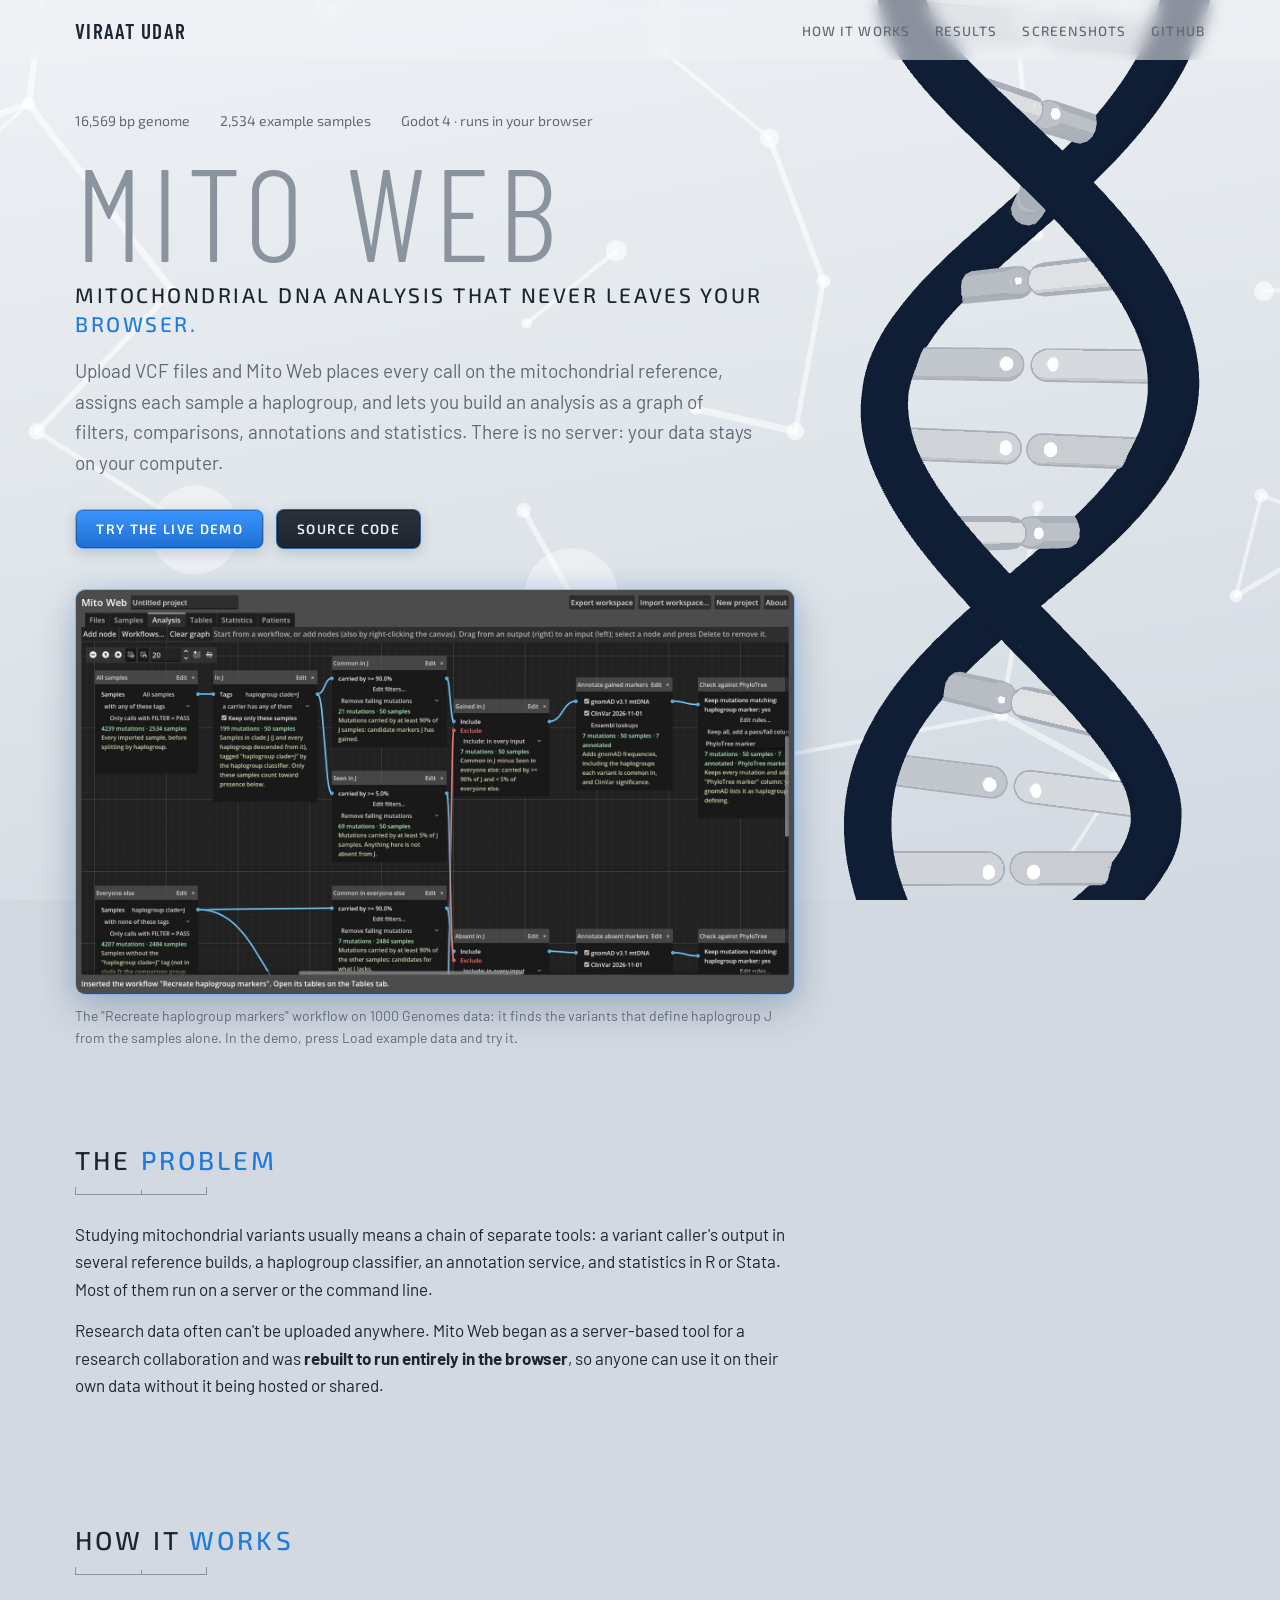
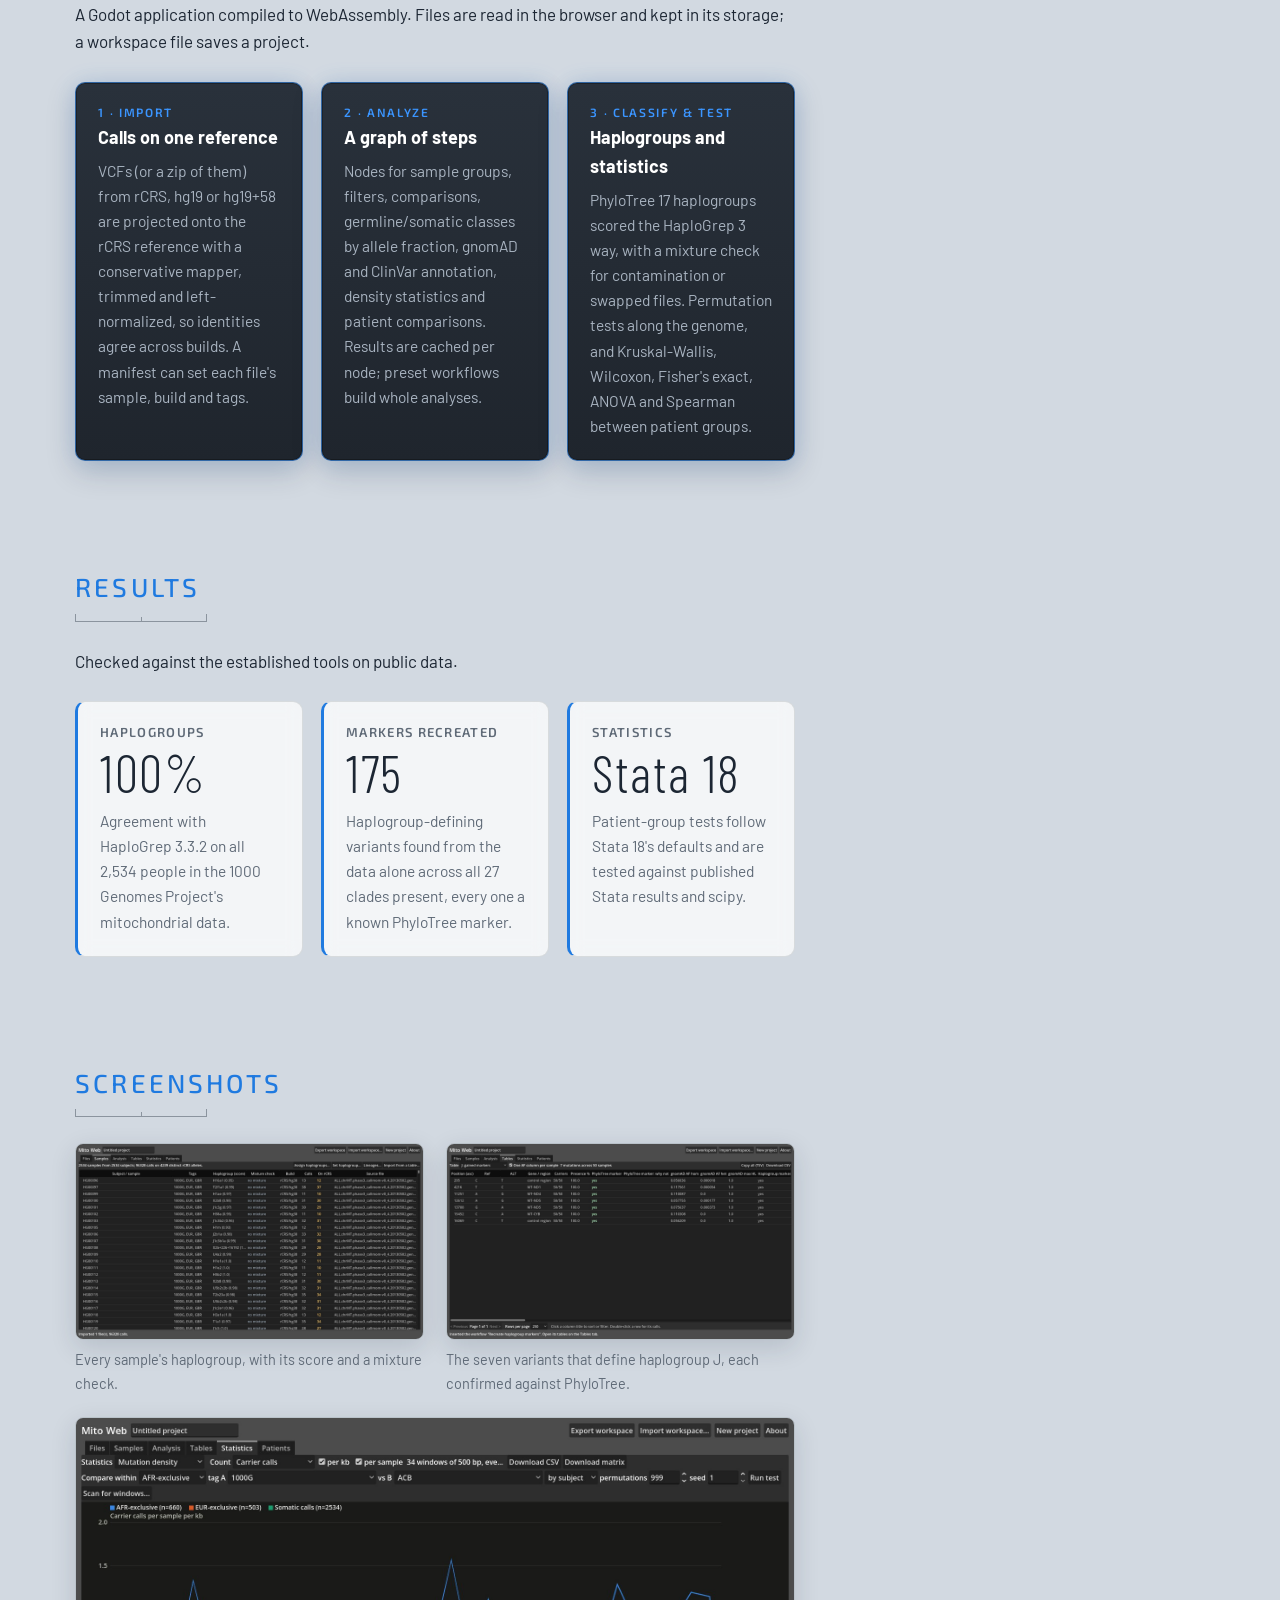
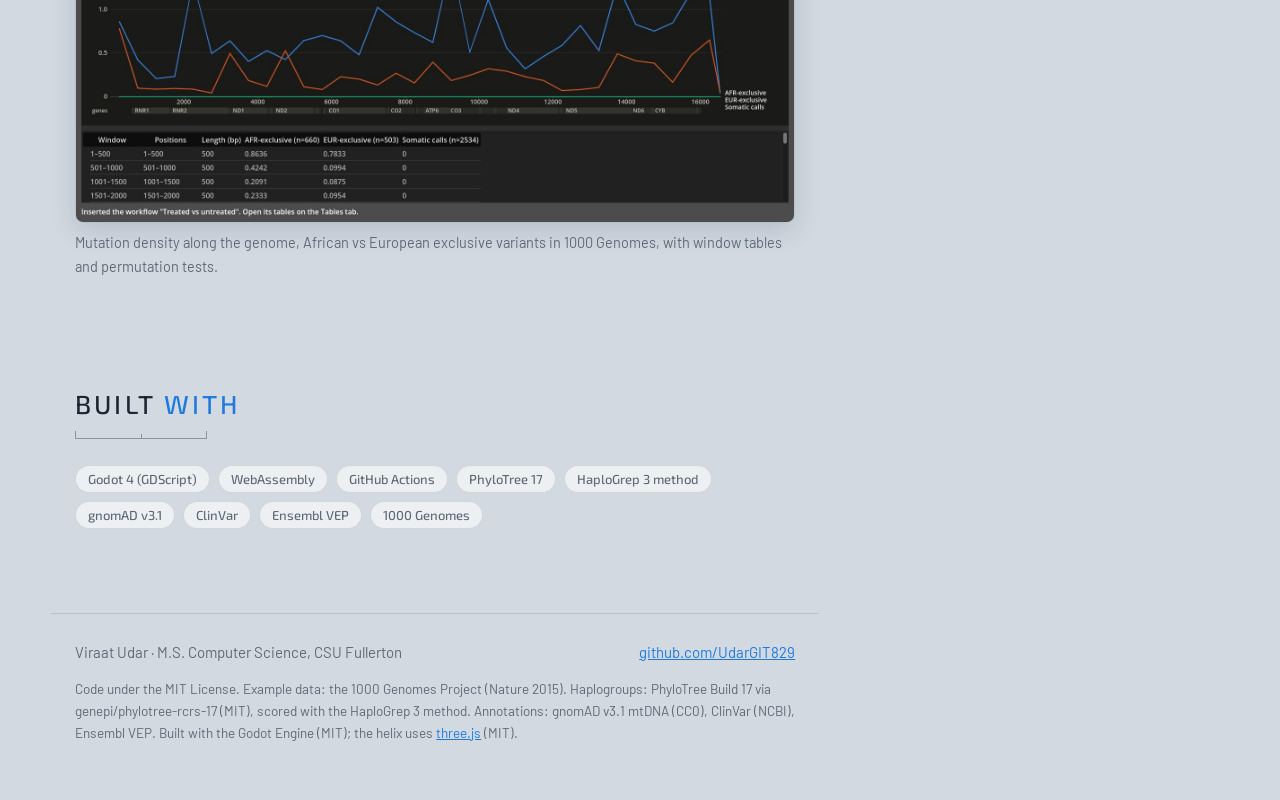
<file: site/index.html>
<!DOCTYPE html>
<html lang="en">
<head>
<meta charset="utf-8">
<meta name="viewport" content="width=device-width, initial-scale=1">
<title>Mito Web · Viraat Udar</title>
<meta name="description" content="Mitochondrial DNA variant analysis that runs entirely in the browser: upload VCFs, assign haplogroups, and build analyses as a node graph. Nothing is uploaded to a server.">
<meta property="og:title" content="Mito Web: mitochondrial DNA analysis in your browser">
<meta property="og:description" content="Upload VCFs, assign PhyloTree haplogroups, and compare groups with a node graph of filters, annotations and statistics. No server, no install. Live demo with 1000 Genomes data.">
<meta property="og:image" content="https://udargit829.github.io/Mito-Web/screenshots/graph.jpg">
<link rel="preconnect" href="https://fonts.googleapis.com">
<link rel="preconnect" href="https://fonts.gstatic.com" crossorigin>
<link rel="stylesheet" href="https://fonts.googleapis.com/css2?family=Barlow:ital,wght@0,400;0,600;0,700;1,400&family=Barlow+Condensed:wght@300;500;600&family=Exo+2:wght@400;500;600&display=swap">
<link rel="modulepreload" href="assets/vendor/three.module.min.js">
<style>
  /* Theme: a pale lab-glass background with a faint molecule network
     (assets/molecules.js), a live 3D DNA helix on the right that turns and
     rises as you scroll (assets/helix.js), thin condensed display type, and
     dark slate panels with a blue edge. */
  :root {
    --ink: #1c2633;
    --muted: #5f6a77;
    --faint: #8b949e;
    --line: rgba(28, 38, 51, .13);
    --bg-top: #eef1f5;
    --bg-bottom: #d2d9e1;
    --card: rgba(255, 255, 255, .74);
    --accent: #1f7ae0;
    --accent-bright: #3b95ff;
    --panel: #1f252d;
    --panel-2: #29313b;
    --panel-edge: rgba(59, 149, 255, .55);
    --max: 1040px;
    --display: "Barlow Condensed", "Arial Narrow", sans-serif;
    --label: "Exo 2", system-ui, sans-serif;
  }
  * { box-sizing: border-box; }
  html { scroll-behavior: smooth; scroll-padding-top: 72px; }
  body { margin: 0; font: 17px/1.62 "Barlow", system-ui, -apple-system, "Segoe UI", Roboto, sans-serif; color: var(--ink); background: var(--bg-bottom); }
  a { color: var(--accent); }
  .wrap { max-width: var(--max); margin: 0 auto; padding: 0 24px; }

  /* ── Background layers ─────────────────────────────────────────────── */
  #bg { position: fixed; inset: 0; z-index: -3; overflow: hidden;
        background: linear-gradient(170deg, var(--bg-top) 0%, #e2e7ec 45%, var(--bg-bottom) 100%); }
  #molecules { position: absolute; top: 0; left: 0; will-change: transform; }
  #helix { position: fixed; inset: 0; z-index: -2; pointer-events: none; }
  #helix canvas { display: block; width: 100%; height: 100%; opacity: 0; transition: opacity 1s ease; }
  #helix.live canvas { opacity: 1; }
  @media (min-width: 1100px) {
    .wrap { margin-left: max(4vw, calc(50vw - 660px)); max-width: min(var(--max), 60vw); }
    header .wrap { max-width: none; margin-right: 4vw; }
  }
  @media (max-width: 1099px) { #helix.live canvas { opacity: .22; } }

  /* ── Header ────────────────────────────────────────────────────────── */
  header { position: sticky; top: 0; z-index: 10; background: rgba(238, 241, 245, .55);
           backdrop-filter: blur(8px); -webkit-backdrop-filter: blur(8px); transition: box-shadow .25s ease; }
  header.scrolled { background: rgba(238, 241, 245, .82); box-shadow: 0 1px 0 var(--line); }
  header .wrap { display: flex; justify-content: space-between; align-items: center; height: 60px; }
  header .name { font: 600 21px/1 var(--display); letter-spacing: .06em; text-transform: uppercase; text-decoration: none; color: var(--ink); }
  header nav a { margin-left: 22px; text-decoration: none; color: var(--muted); font: 500 13.5px var(--label); text-transform: uppercase; letter-spacing: .08em; }
  header nav a:hover { color: var(--accent); }

  /* ── Hero ──────────────────────────────────────────────────────────── */
  .hero { padding-top: 52px; padding-bottom: 40px; }
  .readout { display: flex; flex-wrap: wrap; gap: 4px 30px; font: 400 14px var(--label); color: var(--muted); margin: 0 0 22px; }
  h1 { font: 300 clamp(64px, 11vw, 132px)/.88 var(--display); letter-spacing: .06em; text-transform: uppercase; color: var(--faint); margin: 0 0 14px; }
  .question { font: 500 clamp(16px, 2vw, 21px)/1.35 var(--label); letter-spacing: .12em; text-transform: uppercase; margin: 0 0 18px; }
  .question em { font-style: normal; color: var(--accent); }
  .lede { font-size: 19px; color: var(--muted); max-width: 680px; margin: 0 0 30px; }
  .eyebrow { font: 500 13px var(--label); letter-spacing: .1em; text-transform: uppercase; color: var(--muted); margin: 0 0 6px; }
  .buttons { display: flex; flex-wrap: wrap; gap: 12px; }
  .btn { display: inline-block; padding: 11px 20px; border-radius: 8px; text-decoration: none;
         font: 600 13.5px var(--label); text-transform: uppercase; letter-spacing: .1em;
         color: #e9eef5; background: linear-gradient(180deg, var(--panel-2), var(--panel));
         border: 1px solid var(--panel-edge); box-shadow: 0 0 0 1px rgba(0,0,0,.25) inset, 0 4px 14px rgba(18,33,58,.18); }
  .btn:hover { border-color: var(--accent-bright); box-shadow: 0 0 0 1px rgba(0,0,0,.25) inset, 0 0 16px rgba(59,149,255,.35); }
  .btn.primary { background: linear-gradient(180deg, #3b95ff, #1f6fd0); border-color: #6fb0ff; color: #fff; }
  .btn.primary:hover { filter: brightness(1.07); }
  .hero-shot { margin: 40px 0 0; }
  .hero-shot img { width: 100%; height: auto; border-radius: 10px; border: 1px solid var(--panel-edge); display: block;
                   box-shadow: 0 0 24px rgba(59,149,255,.18), 0 14px 40px rgba(18,33,58,.22); }
  .hero-shot figcaption { font-size: 14px; color: var(--muted); margin-top: 10px; }

  /* ── Sections ──────────────────────────────────────────────────────── */
  section { padding: 56px 0; }
  h2 { font: 500 26px/1.1 var(--label); text-transform: uppercase; letter-spacing: .12em; margin: 0 0 26px; }
  h2 em { font-style: normal; color: var(--accent); }
  /* A microscope-style scale bar under each heading. */
  h2::after { content: ""; display: block; width: 132px; height: 7px; margin-top: 12px; border-bottom: 1px solid var(--faint);
              background: linear-gradient(var(--faint), var(--faint)) 0 0 / 1px 100% no-repeat,
                          linear-gradient(var(--faint), var(--faint)) 66px 3px / 1px 4px no-repeat,
                          linear-gradient(var(--faint), var(--faint)) 100% 0 / 1px 100% no-repeat; }
  h3 { font-size: 18px; margin: 0 0 6px; }
  p { margin: 0 0 14px; }
  .narrow { max-width: 760px; }
  .card-glass { background: var(--card); backdrop-filter: blur(8px); -webkit-backdrop-filter: blur(8px); border: 1px solid var(--line); }

  /* How it works: dark slate panels with a blue edge. */
  .steps { display: grid; grid-template-columns: repeat(3, 1fr); gap: 18px; margin-top: 26px; }
  .step { border-radius: 10px; padding: 22px; color: #dfe6ee; background: linear-gradient(180deg, var(--panel-2), var(--panel));
          border: 1px solid var(--panel-edge); box-shadow: 0 0 0 1px rgba(0,0,0,.3) inset, 0 0 22px rgba(59,149,255,.14), 0 10px 30px rgba(18,33,58,.2); }
  .step .num { font: 600 12px var(--label); letter-spacing: .14em; color: var(--accent-bright); }
  .step h3 { color: #fff; margin-top: 4px; }
  .step p { font-size: 15.5px; color: #a9b4c1; margin: 0; }

  .results { display: grid; grid-template-columns: repeat(3, 1fr); gap: 18px; margin-top: 26px; }
  .result { border-radius: 10px; padding: 22px; border-left: 3px solid var(--accent); }
  .result h3 { font: 600 13px var(--label); text-transform: uppercase; letter-spacing: .1em; color: var(--muted); }
  .result .stat { font: 300 52px/1 var(--display); letter-spacing: .03em; color: var(--ink); margin: 6px 0 10px; }
  .result p { font-size: 15.5px; color: var(--muted); margin: 0; }

  .gallery { display: grid; grid-template-columns: repeat(2, 1fr); gap: 22px; margin-top: 26px; }
  .gallery figure { margin: 0; }
  .gallery figure.wide { grid-column: 1 / -1; }
  .gallery img { width: 100%; height: auto; border-radius: 8px; border: 1px solid var(--line); display: block; box-shadow: 0 8px 26px rgba(18,33,58,.14); }
  .gallery figcaption { font-size: 14.5px; color: var(--muted); margin-top: 8px; }

  .tags { display: flex; flex-wrap: wrap; gap: 8px; margin-top: 8px; }
  .tags span { font: 500 13px var(--label); padding: 5px 12px; border-radius: 999px; background: rgba(255,255,255,.6); border: 1px solid var(--line); color: var(--muted); }

  footer { padding: 28px 0 56px; color: var(--muted); font-size: 15px; }
  footer .wrap { display: flex; flex-wrap: wrap; justify-content: space-between; gap: 14px; border-top: 1px solid var(--line); padding-top: 26px; }
  footer .credits { flex-basis: 100%; font-size: 13.5px; }

  @media (max-width: 760px) {
    header nav { display: none; }
    .steps, .results, .gallery { grid-template-columns: 1fr; }
    .hero { padding-top: 36px; }
  }
</style>
</head>
<body>
<div id="bg" aria-hidden="true"><canvas id="molecules"></canvas></div>
<div id="helix" aria-hidden="true"></div>

<header>
  <div class="wrap">
    <a class="name" href="https://udargit829.github.io/">Viraat Udar</a>
    <nav>
      <a href="#how">How it works</a>
      <a href="#results">Results</a>
      <a href="#screens">Screenshots</a>
      <a href="https://github.com/UdarGIT829/Mito-Web">GitHub</a>
    </nav>
  </div>
</header>

<main>
  <div class="hero wrap">
    <div class="readout" aria-label="At a glance"><span>16,569 bp genome</span><span>2,534 example samples</span><span>Godot 4 · runs in your browser</span></div>
    <h1>Mito Web</h1>
    <p class="question">Mitochondrial DNA analysis that never leaves your <em>browser.</em></p>
    <p class="lede">Upload VCF files and Mito Web places every call on the mitochondrial reference, assigns each sample a haplogroup, and lets you build an analysis as a graph of filters, comparisons, annotations and statistics. There is no server: your data stays on your computer.</p>
    <div class="buttons">
      <a class="btn primary" href="demo/">Try the live demo</a>
      <a class="btn" href="https://github.com/UdarGIT829/Mito-Web">Source code</a>
    </div>
    <figure class="hero-shot">
      <img src="screenshots/graph.jpg" alt="The Analysis tab: a node graph that finds the variants defining haplogroup J, with counts on every node" width="1600" height="900">
      <figcaption>The "Recreate haplogroup markers" workflow on 1000 Genomes data: it finds the variants that define haplogroup J from the samples alone. In the demo, press Load example data and try it.</figcaption>
    </figure>
  </div>

  <section>
    <div class="wrap"><div class="narrow">
      <h2>The <em>problem</em></h2>
      <p>Studying mitochondrial variants usually means a chain of separate tools: a variant caller's output in several reference builds, a haplogroup classifier, an annotation service, and statistics in R or Stata. Most of them run on a server or the command line.</p>
      <p>Research data often can't be uploaded anywhere. Mito Web began as a server-based tool for a research collaboration and was <strong>rebuilt to run entirely in the browser</strong>, so anyone can use it on their own data without it being hosted or shared.</p>
    </div></div>
  </section>

  <section id="how">
    <div class="wrap">
      <h2>How it <em>works</em></h2>
      <p class="narrow">A Godot application compiled to WebAssembly. Files are read in the browser and kept in its storage; a workspace file saves a project.</p>
      <div class="steps">
        <div class="step">
          <div class="num">1 · IMPORT</div>
          <h3>Calls on one reference</h3>
          <p>VCFs (or a zip of them) from rCRS, hg19 or hg19+58 are projected onto the rCRS reference with a conservative mapper, trimmed and left-normalized, so identities agree across builds. A manifest can set each file's sample, build and tags.</p>
        </div>
        <div class="step">
          <div class="num">2 · ANALYZE</div>
          <h3>A graph of steps</h3>
          <p>Nodes for sample groups, filters, comparisons, germline/somatic classes by allele fraction, gnomAD and ClinVar annotation, density statistics and patient comparisons. Results are cached per node; preset workflows build whole analyses.</p>
        </div>
        <div class="step">
          <div class="num">3 · CLASSIFY &amp; TEST</div>
          <h3>Haplogroups and statistics</h3>
          <p>PhyloTree 17 haplogroups scored the HaploGrep 3 way, with a mixture check for contamination or swapped files. Permutation tests along the genome, and Kruskal-Wallis, Wilcoxon, Fisher's exact, ANOVA and Spearman between patient groups.</p>
        </div>
      </div>
    </div>
  </section>

  <section id="results">
    <div class="wrap">
      <h2><em>Results</em></h2>
      <p class="narrow">Checked against the established tools on public data.</p>
      <div class="results">
        <div class="result card-glass">
          <h3>Haplogroups</h3>
          <div class="stat">100%</div>
          <p>Agreement with HaploGrep 3.3.2 on all 2,534 people in the 1000 Genomes Project's mitochondrial data.</p>
        </div>
        <div class="result card-glass">
          <h3>Markers recreated</h3>
          <div class="stat">175</div>
          <p>Haplogroup-defining variants found from the data alone across all 27 clades present, every one a known PhyloTree marker.</p>
        </div>
        <div class="result card-glass">
          <h3>Statistics</h3>
          <div class="stat">Stata 18</div>
          <p>Patient-group tests follow Stata 18's defaults and are tested against published Stata results and scipy.</p>
        </div>
      </div>
    </div>
  </section>

  <section id="screens">
    <div class="wrap">
      <h2><em>Screenshots</em></h2>
      <div class="gallery">
        <figure>
          <img src="screenshots/samples.jpg" alt="Samples tab listing 1000 Genomes samples with their tags, haplogroup and score, mixture check and call counts" loading="lazy" width="1600" height="900">
          <figcaption>Every sample's haplogroup, with its score and a mixture check.</figcaption>
        </figure>
        <figure>
          <img src="screenshots/table.jpg" alt="Tables tab showing the seven variants that define haplogroup J, each confirmed as a PhyloTree marker, with gnomAD frequencies" loading="lazy" width="1600" height="900">
          <figcaption>The seven variants that define haplogroup J, each confirmed against PhyloTree.</figcaption>
        </figure>
        <figure class="wide">
          <img src="screenshots/stats.jpg" alt="Statistics tab: mutation density along the mitochondrial genome for African-exclusive, European-exclusive and somatic calls" loading="lazy" width="1600" height="900">
          <figcaption>Mutation density along the genome, African vs European exclusive variants in 1000 Genomes, with window tables and permutation tests.</figcaption>
        </figure>
      </div>
    </div>
  </section>

  <section>
    <div class="wrap">
      <h2>Built <em>with</em></h2>
      <div class="tags">
        <span>Godot 4 (GDScript)</span><span>WebAssembly</span><span>GitHub Actions</span><span>PhyloTree 17</span><span>HaploGrep 3 method</span><span>gnomAD v3.1</span><span>ClinVar</span><span>Ensembl VEP</span><span>1000 Genomes</span>
      </div>
    </div>
  </section>
</main>

<footer>
  <div class="wrap">
    <span>Viraat Udar · M.S. Computer Science, CSU Fullerton</span>
    <span><a href="https://github.com/UdarGIT829">github.com/UdarGIT829</a></span>
    <span class="credits">Code under the MIT License. Example data: the 1000 Genomes Project (Nature 2015). Haplogroups: PhyloTree Build 17 via genepi/phylotree-rcrs-17 (MIT), scored with the HaploGrep 3 method. Annotations: gnomAD v3.1 mtDNA (CC0), ClinVar (NCBI), Ensembl VEP. Built with the Godot Engine (MIT); the helix uses <a href="assets/vendor/three.LICENSE.txt">three.js</a> (MIT).</span>
  </div>
</footer>

<script src="assets/molecules.js"></script>
<script type="module" src="assets/helix.js"></script>
<script>
  // Frost the sticky header more once the page is scrolled.
  (function () {
    var h = document.querySelector("header");
    function update() { h.classList.toggle("scrolled", window.scrollY > 8); }
    window.addEventListener("scroll", update, { passive: true });
    update();
  })();
</script>
</body>
</html>
</file>
